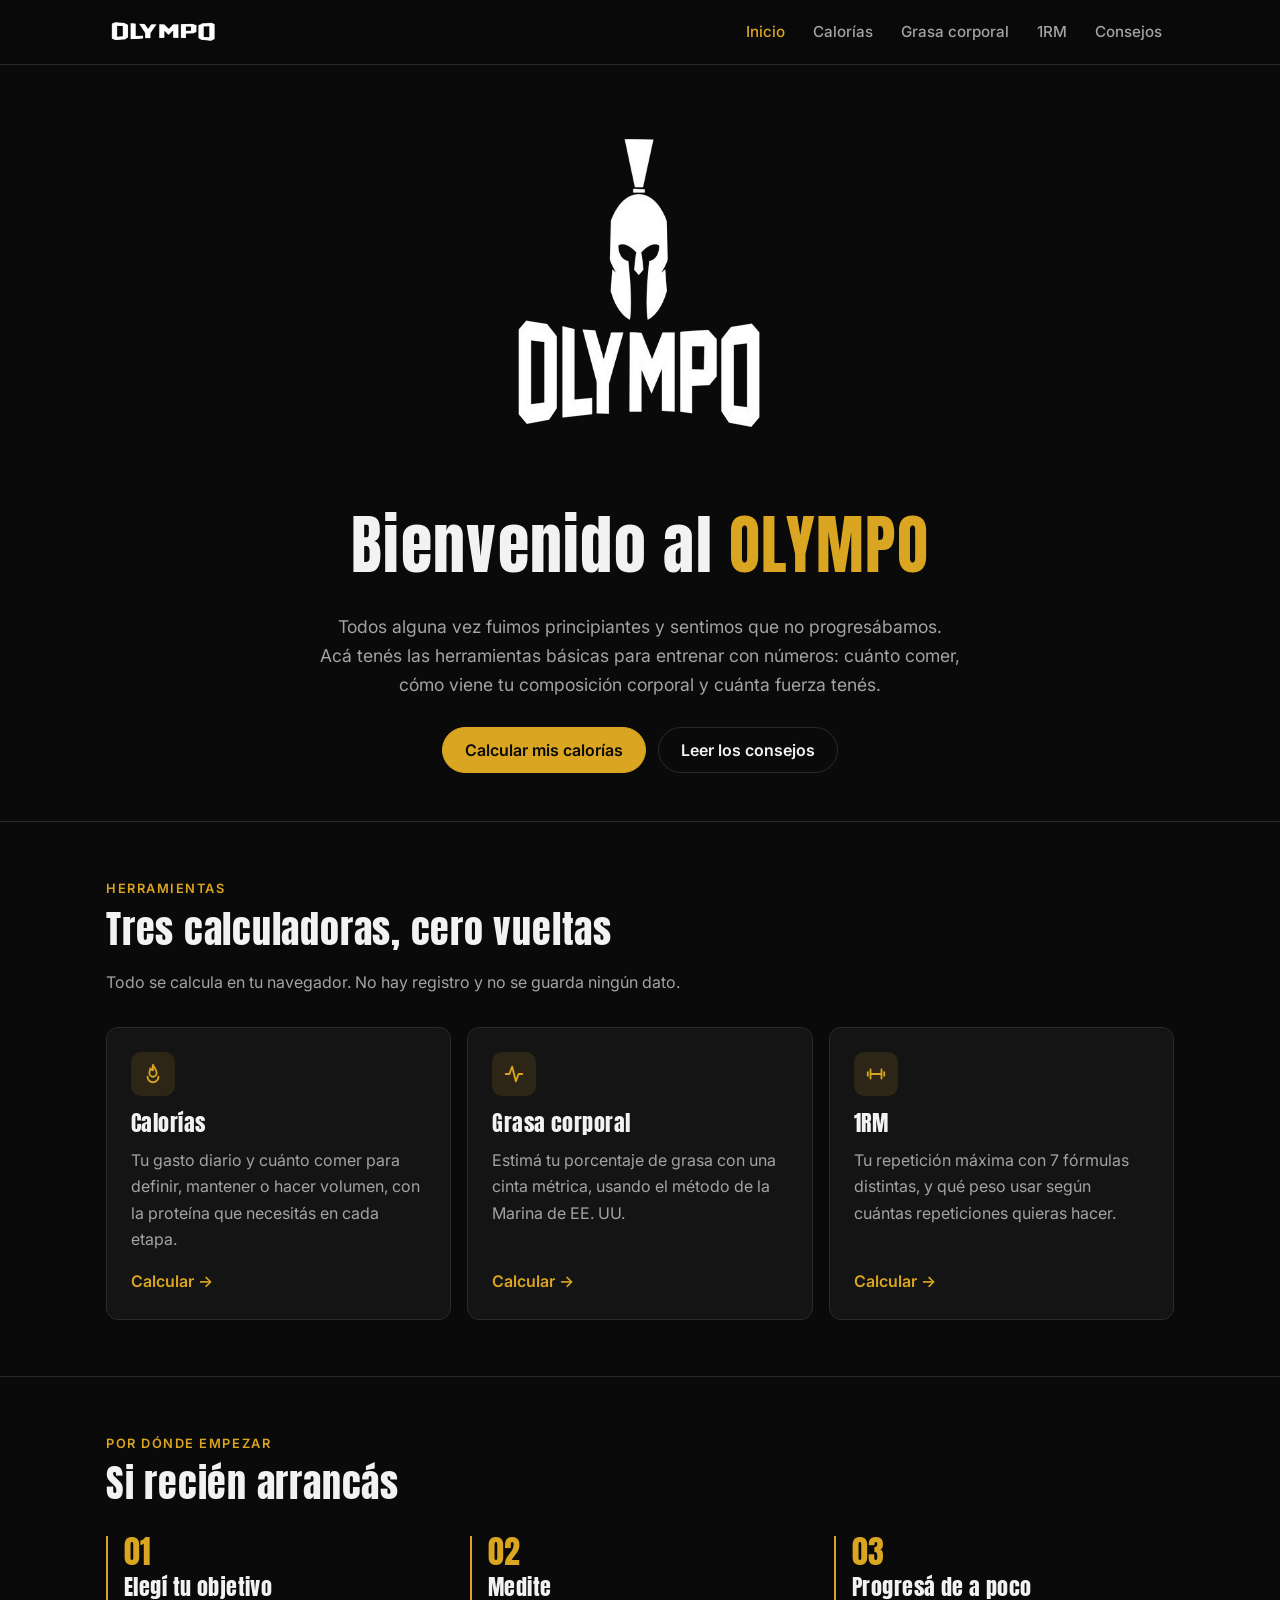
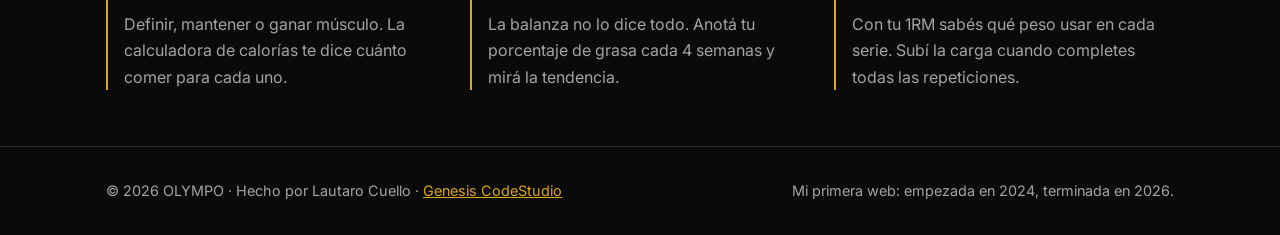
<file: index.html>
<!DOCTYPE html>
<html lang="es">
<head>
  <meta charset="UTF-8">
  <meta name="viewport" content="width=device-width, initial-scale=1.0">
  <title>OLYMPO · Calculadoras para progresar en el gym</title>
  <meta name="description" content="Calculá tus calorías, tu porcentaje de grasa corporal y tu 1RM. Herramientas gratis para progresar en el gimnasio.">
  <meta name="theme-color" content="#0a0a0a">
  <link rel="icon" href="assets/img/favicon.png" type="image/png">
  <link rel="apple-touch-icon" href="assets/img/apple-touch-icon.png">
  <link rel="preconnect" href="https://fonts.googleapis.com">
  <link rel="preconnect" href="https://fonts.gstatic.com" crossorigin>
  <link href="https://fonts.googleapis.com/css2?family=Anton&family=Inter:wght@400;500;600;700&display=swap" rel="stylesheet">
  <link rel="stylesheet" href="assets/css/styles.css">
</head>
<body>
  <a class="skip-link" href="#contenido">Saltar al contenido</a>

  <header class="site-header">
    <div class="container">
      <a class="brand" href="index.html" aria-label="OLYMPO, inicio">
        <img src="assets/img/wordmark.jpg" alt="OLYMPO" width="721" height="165">
      </a>
      <button class="nav-toggle" type="button" aria-expanded="false" aria-controls="site-nav">Menú</button>
      <nav id="site-nav" class="site-nav" aria-label="Principal">
        <ul>
          <li><a href="index.html" aria-current="page">Inicio</a></li>
          <li><a href="calorias.html">Calorías</a></li>
          <li><a href="grasa-corporal.html">Grasa corporal</a></li>
          <li><a href="1rm.html">1RM</a></li>
          <li><a href="consejos.html">Consejos</a></li>
        </ul>
      </nav>
    </div>
  </header>

  <main id="contenido">
    <section class="hero">
      <div class="container">
        <img class="hero-logo" src="assets/img/logo.jpg" alt="" width="388" height="349">
        <h1>Bienvenido al <span class="accent">OLYMPO</span></h1>
        <p class="lead">
          Todos alguna vez fuimos principiantes y sentimos que no progresábamos.
          Acá tenés las herramientas básicas para entrenar con números: cuánto comer,
          cómo viene tu composición corporal y cuánta fuerza tenés.
        </p>
        <div class="hero-actions">
          <a class="btn" href="calorias.html">Calcular mis calorías</a>
          <a class="btn btn-ghost" href="consejos.html">Leer los consejos</a>
        </div>
      </div>
    </section>

    <section class="section" aria-labelledby="titulo-herramientas">
      <div class="container">
        <div class="section-head">
          <span class="eyebrow">Herramientas</span>
          <h2 id="titulo-herramientas">Tres calculadoras, cero vueltas</h2>
          <p class="muted">Todo se calcula en tu navegador. No hay registro y no se guarda ningún dato.</p>
        </div>

        <div class="cards">
          <a class="card" href="calorias.html">
            <span class="card-icon" aria-hidden="true">
              <svg width="22" height="22" viewBox="0 0 24 24" fill="none" stroke="currentColor" stroke-width="2" stroke-linecap="round" stroke-linejoin="round"><path d="M12 2c1 3 4 5 4 9a4 4 0 0 1-8 0c0-2 1-3 1-5 1 1 2 2 3 2 0-2-1-4 0-6z"/><path d="M6 15a6 6 0 0 0 12 0"/></svg>
            </span>
            <h3>Calorías</h3>
            <p>Tu gasto diario y cuánto comer para definir, mantener o hacer volumen, con la proteína que necesitás en cada etapa.</p>
            <span class="card-link">Calcular →</span>
          </a>

          <a class="card" href="grasa-corporal.html">
            <span class="card-icon" aria-hidden="true">
              <svg width="22" height="22" viewBox="0 0 24 24" fill="none" stroke="currentColor" stroke-width="2" stroke-linecap="round" stroke-linejoin="round"><path d="M3 12h4l3-8 4 16 3-8h4"/></svg>
            </span>
            <h3>Grasa corporal</h3>
            <p>Estimá tu porcentaje de grasa con una cinta métrica, usando el método de la Marina de EE. UU.</p>
            <span class="card-link">Calcular →</span>
          </a>

          <a class="card" href="1rm.html">
            <span class="card-icon" aria-hidden="true">
              <svg width="22" height="22" viewBox="0 0 24 24" fill="none" stroke="currentColor" stroke-width="2" stroke-linecap="round" stroke-linejoin="round"><path d="M6 7v10M18 7v10M3 10v4M21 10v4M6 12h12"/></svg>
            </span>
            <h3>1RM</h3>
            <p>Tu repetición máxima con 7 fórmulas distintas, y qué peso usar según cuántas repeticiones quieras hacer.</p>
            <span class="card-link">Calcular →</span>
          </a>
        </div>
      </div>
    </section>

    <section class="section" aria-labelledby="titulo-empezar">
      <div class="container">
        <div class="section-head">
          <span class="eyebrow">Por dónde empezar</span>
          <h2 id="titulo-empezar">Si recién arrancás</h2>
        </div>
        <ol class="steps">
          <li>
            <h3>Elegí tu objetivo</h3>
            <p>Definir, mantener o ganar músculo. La calculadora de calorías te dice cuánto comer para cada uno.</p>
          </li>
          <li>
            <h3>Medite</h3>
            <p>La balanza no lo dice todo. Anotá tu porcentaje de grasa cada 4 semanas y mirá la tendencia.</p>
          </li>
          <li>
            <h3>Progresá de a poco</h3>
            <p>Con tu 1RM sabés qué peso usar en cada serie. Subí la carga cuando completes todas las repeticiones.</p>
          </li>
        </ol>
      </div>
    </section>
  </main>

  <footer class="site-footer">
    <div class="container">
      <p>© <span id="anio">2026</span> OLYMPO · Hecho por Lautaro Cuello · <a href="https://genesiscodestudio.com" target="_blank" rel="noopener">Genesis CodeStudio</a></p>
      <p>Mi primera web: empezada en 2024, terminada en 2026.</p>
    </div>
  </footer>

  <script src="assets/js/nav.js"></script>
</body>
</html>
</file>
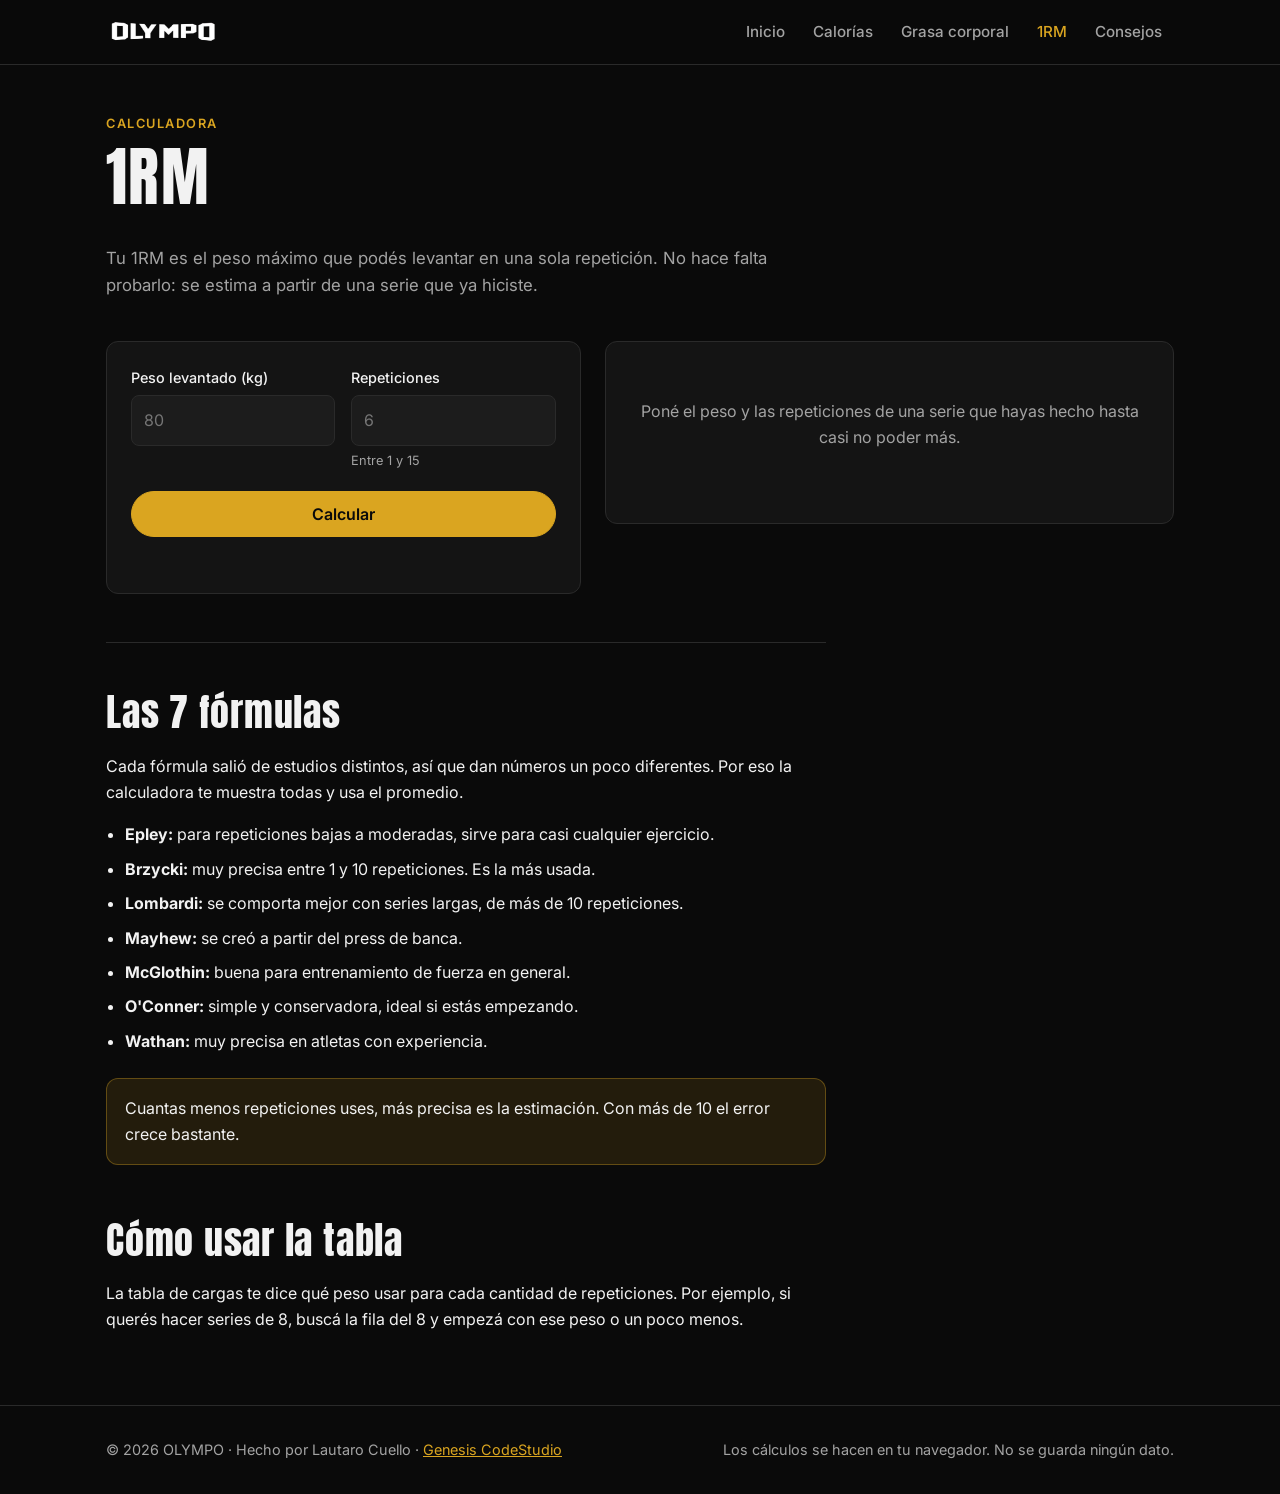
<file: 1rm.html>
<!DOCTYPE html>
<html lang="es">
<head>
  <meta charset="UTF-8">
  <meta name="viewport" content="width=device-width, initial-scale=1.0">
  <title>Calculadora de 1RM · OLYMPO</title>
  <meta name="description" content="Estimá tu repetición máxima (1RM) con 7 fórmulas y mirá qué peso usar según las repeticiones.">
  <meta name="theme-color" content="#0a0a0a">
  <link rel="icon" href="assets/img/favicon.png" type="image/png">
  <link rel="apple-touch-icon" href="assets/img/apple-touch-icon.png">
  <link rel="preconnect" href="https://fonts.googleapis.com">
  <link rel="preconnect" href="https://fonts.gstatic.com" crossorigin>
  <link href="https://fonts.googleapis.com/css2?family=Anton&family=Inter:wght@400;500;600;700&display=swap" rel="stylesheet">
  <link rel="stylesheet" href="assets/css/styles.css">
</head>
<body>
  <a class="skip-link" href="#contenido">Saltar al contenido</a>

  <header class="site-header">
    <div class="container">
      <a class="brand" href="index.html" aria-label="OLYMPO, inicio">
        <img src="assets/img/wordmark.jpg" alt="OLYMPO" width="721" height="165">
      </a>
      <button class="nav-toggle" type="button" aria-expanded="false" aria-controls="site-nav">Menú</button>
      <nav id="site-nav" class="site-nav" aria-label="Principal">
        <ul>
          <li><a href="index.html">Inicio</a></li>
          <li><a href="calorias.html">Calorías</a></li>
          <li><a href="grasa-corporal.html">Grasa corporal</a></li>
          <li><a href="1rm.html" aria-current="page">1RM</a></li>
          <li><a href="consejos.html">Consejos</a></li>
        </ul>
      </nav>
    </div>
  </header>

  <main id="contenido" class="container">
    <div class="page-head">
      <span class="eyebrow">Calculadora</span>
      <h1>1RM</h1>
      <p>Tu 1RM es el peso máximo que podés levantar en una sola repetición. No hace falta probarlo: se estima a partir de una serie que ya hiciste.</p>
    </div>

    <div class="calc">
      <form id="form-1rm" class="card" novalidate>
        <div class="form-grid">
          <div class="field">
            <label for="peso">Peso levantado (kg)</label>
            <input type="number" id="peso" inputmode="decimal" min="1" max="500" step="0.5" placeholder="80" required>
          </div>
          <div class="field">
            <label for="reps">Repeticiones</label>
            <input type="number" id="reps" inputmode="numeric" min="1" max="15" placeholder="6" required>
            <span class="hint">Entre 1 y 15</span>
          </div>
        </div>

        <div class="form-actions">
          <button class="btn" type="submit">Calcular</button>
        </div>
        <p class="form-error" id="error" role="alert"></p>
      </form>

      <section class="card" id="resultado" aria-live="polite" aria-label="Resultado">
        <p class="result-empty">Poné el peso y las repeticiones de una serie que hayas hecho hasta casi no poder más.</p>
      </section>
    </div>

    <article class="prose">
      <h2>Las 7 fórmulas</h2>
      <p>Cada fórmula salió de estudios distintos, así que dan números un poco diferentes. Por eso la calculadora te muestra todas y usa el promedio.</p>
      <ul>
        <li><strong>Epley:</strong> para repeticiones bajas a moderadas, sirve para casi cualquier ejercicio.</li>
        <li><strong>Brzycki:</strong> muy precisa entre 1 y 10 repeticiones. Es la más usada.</li>
        <li><strong>Lombardi:</strong> se comporta mejor con series largas, de más de 10 repeticiones.</li>
        <li><strong>Mayhew:</strong> se creó a partir del press de banca.</li>
        <li><strong>McGlothin:</strong> buena para entrenamiento de fuerza en general.</li>
        <li><strong>O'Conner:</strong> simple y conservadora, ideal si estás empezando.</li>
        <li><strong>Wathan:</strong> muy precisa en atletas con experiencia.</li>
      </ul>
      <div class="callout">
        <p>Cuantas menos repeticiones uses, más precisa es la estimación. Con más de 10 el error crece bastante.</p>
      </div>

      <h2>Cómo usar la tabla</h2>
      <p>La tabla de cargas te dice qué peso usar para cada cantidad de repeticiones. Por ejemplo, si querés hacer series de 8, buscá la fila del 8 y empezá con ese peso o un poco menos.</p>
    </article>
  </main>

  <footer class="site-footer">
    <div class="container">
      <p>© <span id="anio">2026</span> OLYMPO · Hecho por Lautaro Cuello · <a href="https://genesiscodestudio.com" target="_blank" rel="noopener">Genesis CodeStudio</a></p>
      <p>Los cálculos se hacen en tu navegador. No se guarda ningún dato.</p>
    </div>
  </footer>

  <script src="assets/js/nav.js"></script>
  <script src="assets/js/calc.js"></script>
  <script src="assets/js/1rm.js"></script>
</body>
</html>
</file>
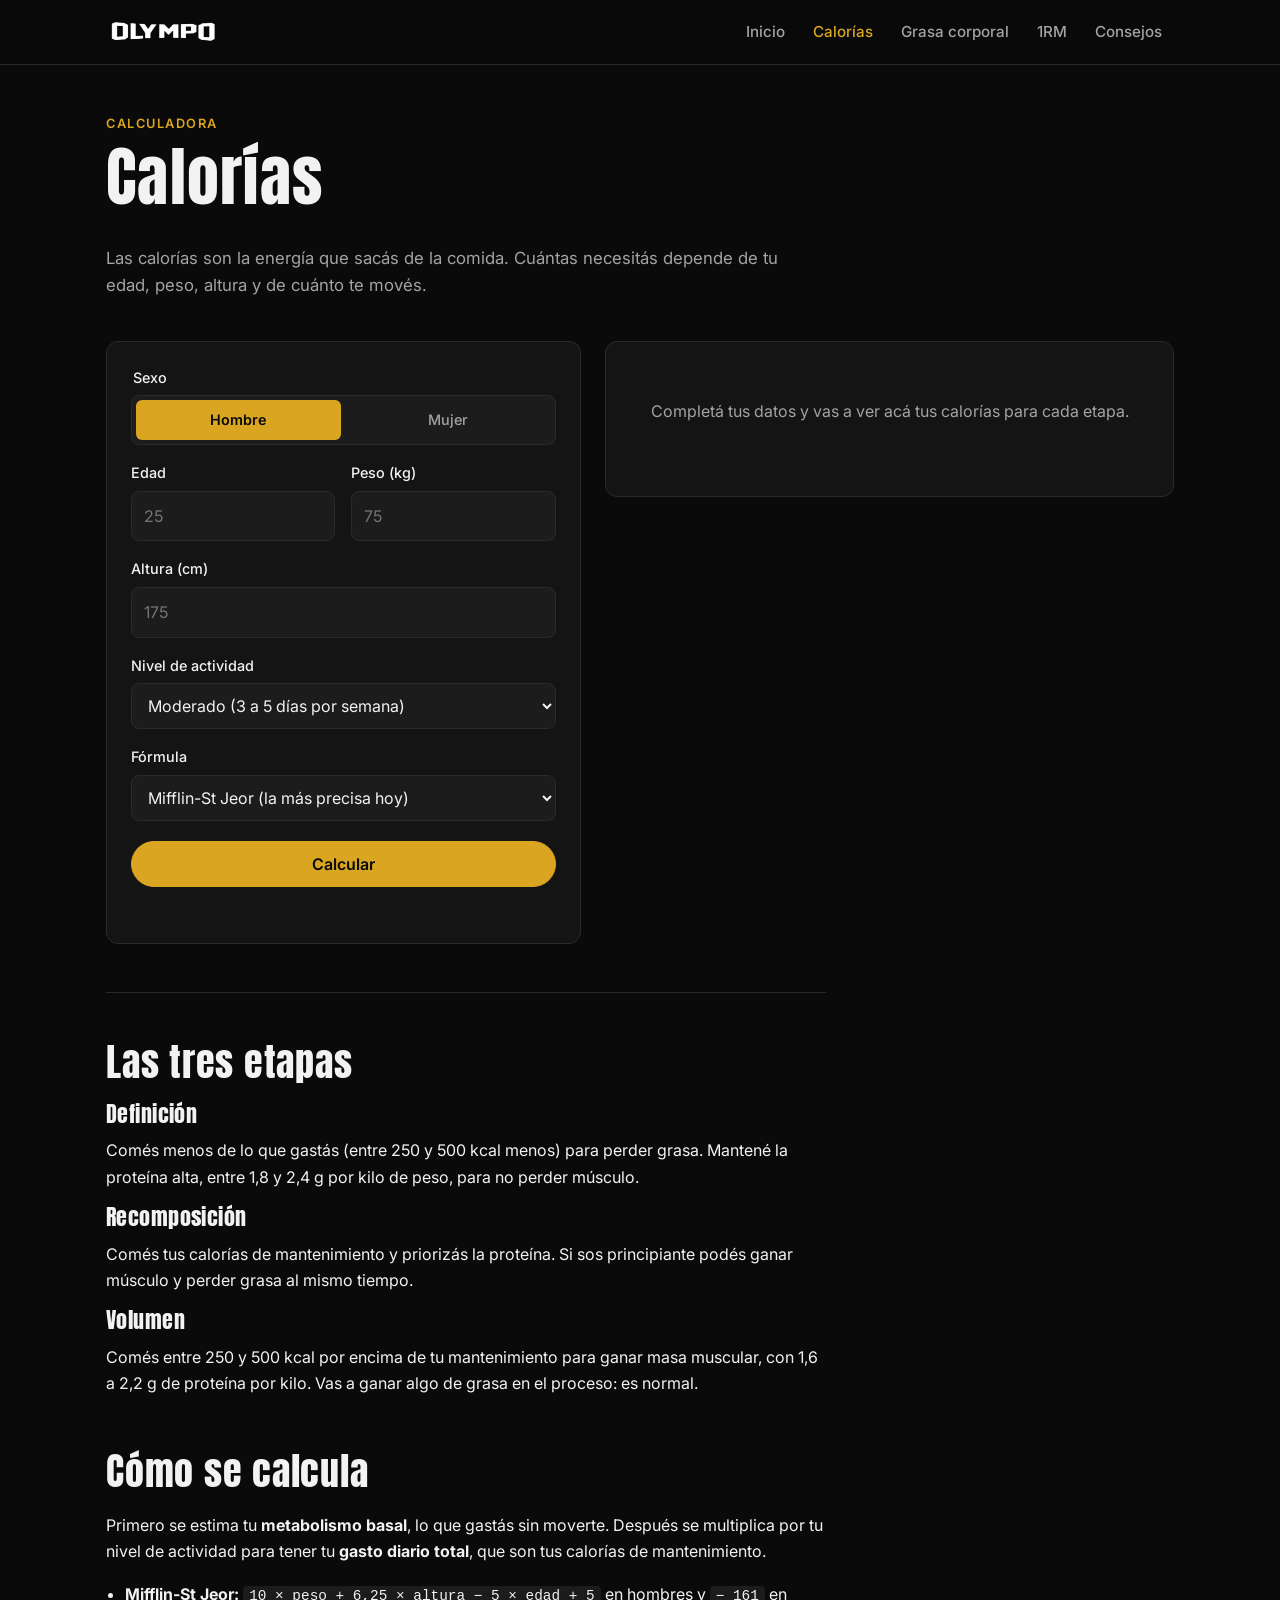
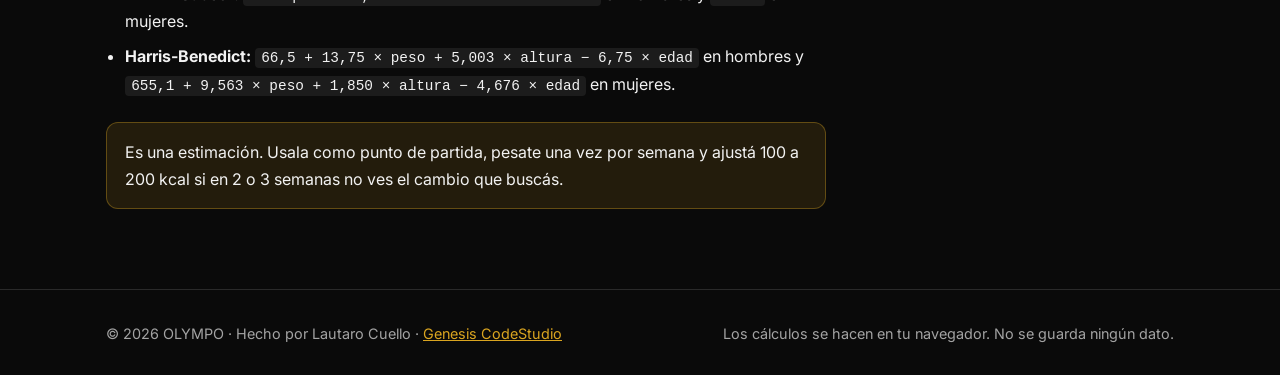
<file: calorias.html>
<!DOCTYPE html>
<html lang="es">
<head>
  <meta charset="UTF-8">
  <meta name="viewport" content="width=device-width, initial-scale=1.0">
  <title>Calculadora de calorías · OLYMPO</title>
  <meta name="description" content="Calculá tus calorías de mantenimiento y cuánto comer para definir o hacer volumen, con la proteína diaria recomendada.">
  <meta name="theme-color" content="#0a0a0a">
  <link rel="icon" href="assets/img/favicon.png" type="image/png">
  <link rel="apple-touch-icon" href="assets/img/apple-touch-icon.png">
  <link rel="preconnect" href="https://fonts.googleapis.com">
  <link rel="preconnect" href="https://fonts.gstatic.com" crossorigin>
  <link href="https://fonts.googleapis.com/css2?family=Anton&family=Inter:wght@400;500;600;700&display=swap" rel="stylesheet">
  <link rel="stylesheet" href="assets/css/styles.css">
</head>
<body>
  <a class="skip-link" href="#contenido">Saltar al contenido</a>

  <header class="site-header">
    <div class="container">
      <a class="brand" href="index.html" aria-label="OLYMPO, inicio">
        <img src="assets/img/wordmark.jpg" alt="OLYMPO" width="721" height="165">
      </a>
      <button class="nav-toggle" type="button" aria-expanded="false" aria-controls="site-nav">Menú</button>
      <nav id="site-nav" class="site-nav" aria-label="Principal">
        <ul>
          <li><a href="index.html">Inicio</a></li>
          <li><a href="calorias.html" aria-current="page">Calorías</a></li>
          <li><a href="grasa-corporal.html">Grasa corporal</a></li>
          <li><a href="1rm.html">1RM</a></li>
          <li><a href="consejos.html">Consejos</a></li>
        </ul>
      </nav>
    </div>
  </header>

  <main id="contenido" class="container">
    <div class="page-head">
      <span class="eyebrow">Calculadora</span>
      <h1>Calorías</h1>
      <p>Las calorías son la energía que sacás de la comida. Cuántas necesitás depende de tu edad, peso, altura y de cuánto te movés.</p>
    </div>

    <div class="calc">
      <form id="form-calorias" class="card" novalidate>
        <div class="form-grid">
          <fieldset class="field full">
            <legend>Sexo</legend>
            <div class="segmented">
              <input type="radio" id="sexo-h" name="sexo" value="hombre" checked>
              <label for="sexo-h">Hombre</label>
              <input type="radio" id="sexo-m" name="sexo" value="mujer">
              <label for="sexo-m">Mujer</label>
            </div>
          </fieldset>

          <div class="field">
            <label for="edad">Edad</label>
            <input type="number" id="edad" inputmode="numeric" min="15" max="90" placeholder="25" required>
          </div>
          <div class="field">
            <label for="peso">Peso (kg)</label>
            <input type="number" id="peso" inputmode="decimal" min="30" max="300" step="0.1" placeholder="75" required>
          </div>
          <div class="field full">
            <label for="altura">Altura (cm)</label>
            <input type="number" id="altura" inputmode="numeric" min="120" max="230" placeholder="175" required>
          </div>

          <div class="field full">
            <label for="actividad">Nivel de actividad</label>
            <select id="actividad">
              <option value="1.2">Sedentario (poco o nada de ejercicio)</option>
              <option value="1.375">Liviano (1 a 3 días por semana)</option>
              <option value="1.55" selected>Moderado (3 a 5 días por semana)</option>
              <option value="1.725">Alto (6 a 7 días por semana)</option>
              <option value="1.9">Muy alto (trabajo físico + entrenamiento)</option>
            </select>
          </div>

          <div class="field full">
            <label for="formula">Fórmula</label>
            <select id="formula">
              <option value="mifflin" selected>Mifflin-St Jeor (la más precisa hoy)</option>
              <option value="harris">Harris-Benedict (la clásica)</option>
            </select>
          </div>
        </div>

        <div class="form-actions">
          <button class="btn" type="submit">Calcular</button>
        </div>
        <p class="form-error" id="error" role="alert"></p>
      </form>

      <section class="card" id="resultado" aria-live="polite" aria-label="Resultado">
        <p class="result-empty">Completá tus datos y vas a ver acá tus calorías para cada etapa.</p>
      </section>
    </div>

    <article class="prose">
      <h2>Las tres etapas</h2>
      <h3>Definición</h3>
      <p>Comés menos de lo que gastás (entre 250 y 500 kcal menos) para perder grasa. Mantené la proteína alta, entre 1,8 y 2,4 g por kilo de peso, para no perder músculo.</p>
      <h3>Recomposición</h3>
      <p>Comés tus calorías de mantenimiento y priorizás la proteína. Si sos principiante podés ganar músculo y perder grasa al mismo tiempo.</p>
      <h3>Volumen</h3>
      <p>Comés entre 250 y 500 kcal por encima de tu mantenimiento para ganar masa muscular, con 1,6 a 2,2 g de proteína por kilo. Vas a ganar algo de grasa en el proceso: es normal.</p>

      <h2>Cómo se calcula</h2>
      <p>Primero se estima tu <strong>metabolismo basal</strong>, lo que gastás sin moverte. Después se multiplica por tu nivel de actividad para tener tu <strong>gasto diario total</strong>, que son tus calorías de mantenimiento.</p>
      <ul>
        <li><strong>Mifflin-St Jeor:</strong> <code>10 × peso + 6,25 × altura − 5 × edad + 5</code> en hombres y <code>− 161</code> en mujeres.</li>
        <li><strong>Harris-Benedict:</strong> <code>66,5 + 13,75 × peso + 5,003 × altura − 6,75 × edad</code> en hombres y <code>655,1 + 9,563 × peso + 1,850 × altura − 4,676 × edad</code> en mujeres.</li>
      </ul>
      <div class="callout">
        <p>Es una estimación. Usala como punto de partida, pesate una vez por semana y ajustá 100 a 200 kcal si en 2 o 3 semanas no ves el cambio que buscás.</p>
      </div>
    </article>
  </main>

  <footer class="site-footer">
    <div class="container">
      <p>© <span id="anio">2026</span> OLYMPO · Hecho por Lautaro Cuello · <a href="https://genesiscodestudio.com" target="_blank" rel="noopener">Genesis CodeStudio</a></p>
      <p>Los cálculos se hacen en tu navegador. No se guarda ningún dato.</p>
    </div>
  </footer>

  <script src="assets/js/nav.js"></script>
  <script src="assets/js/calc.js"></script>
  <script src="assets/js/calorias.js"></script>
</body>
</html>
</file>
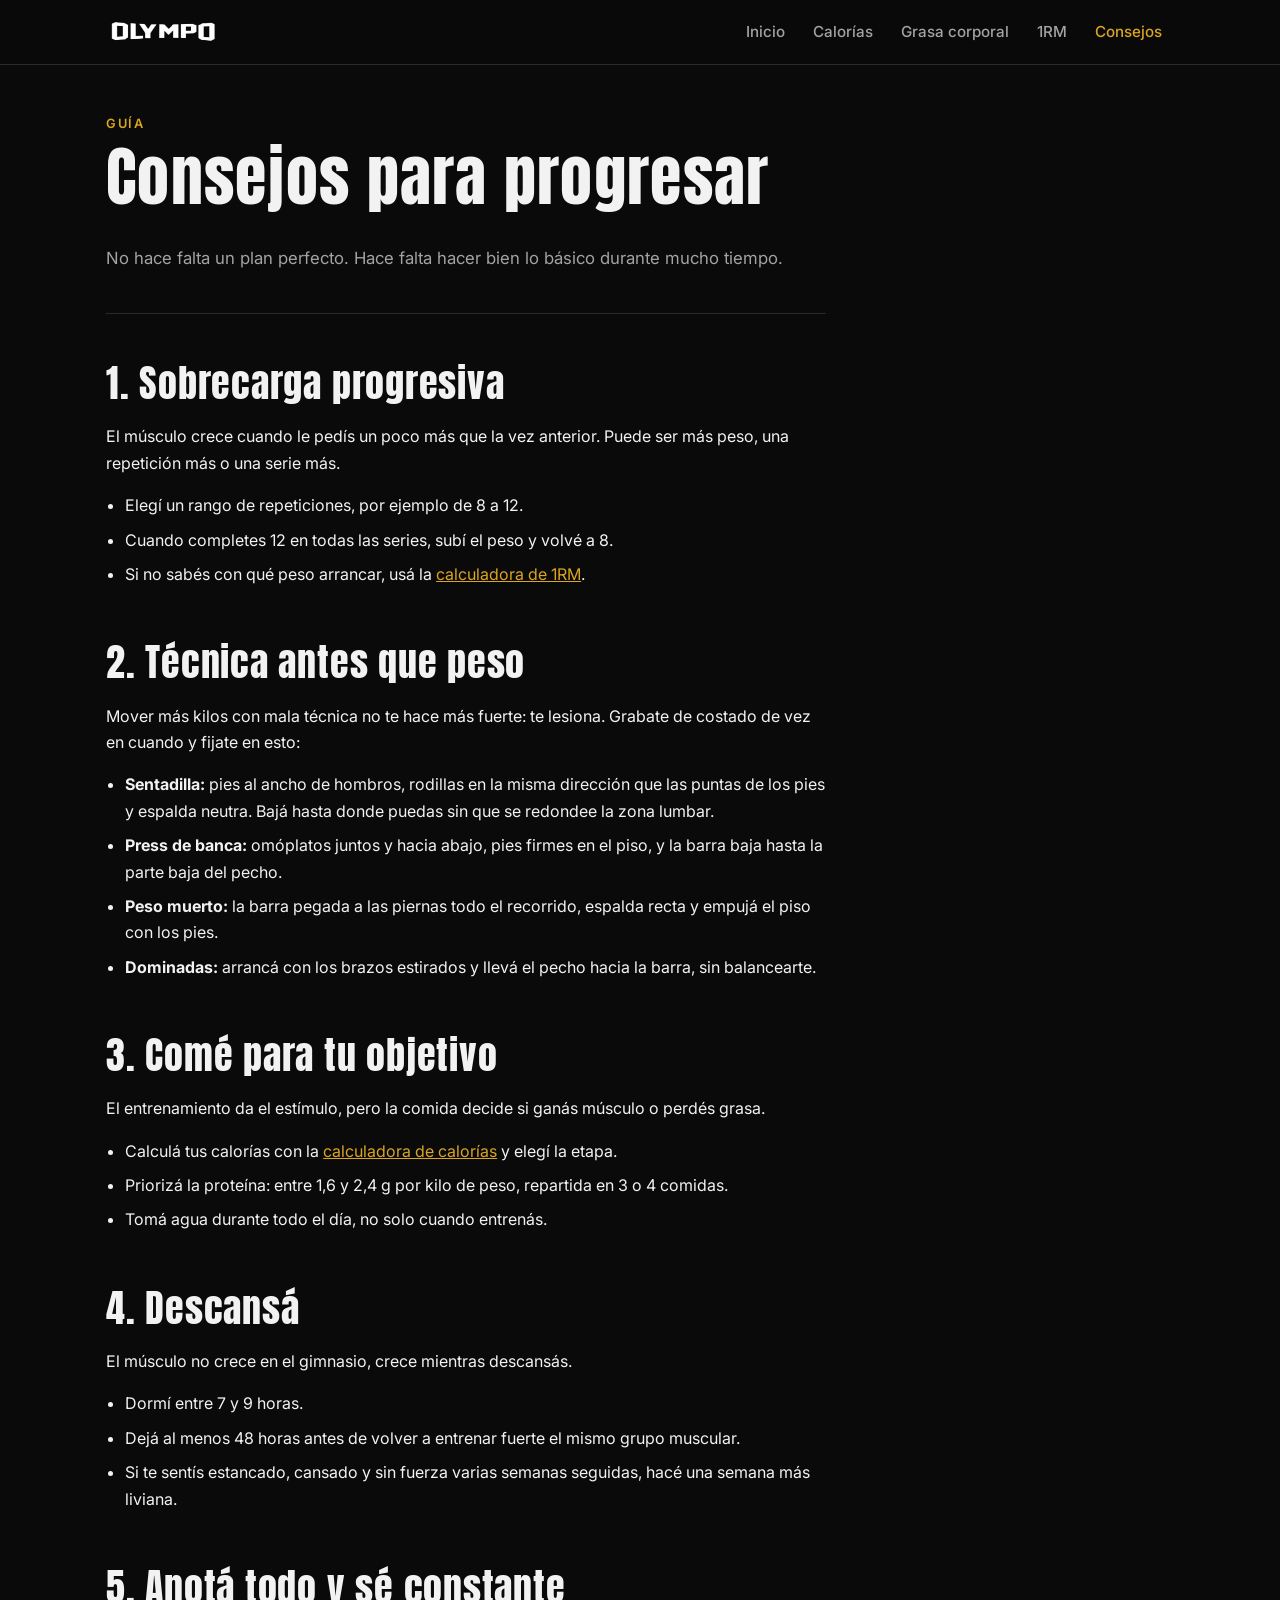
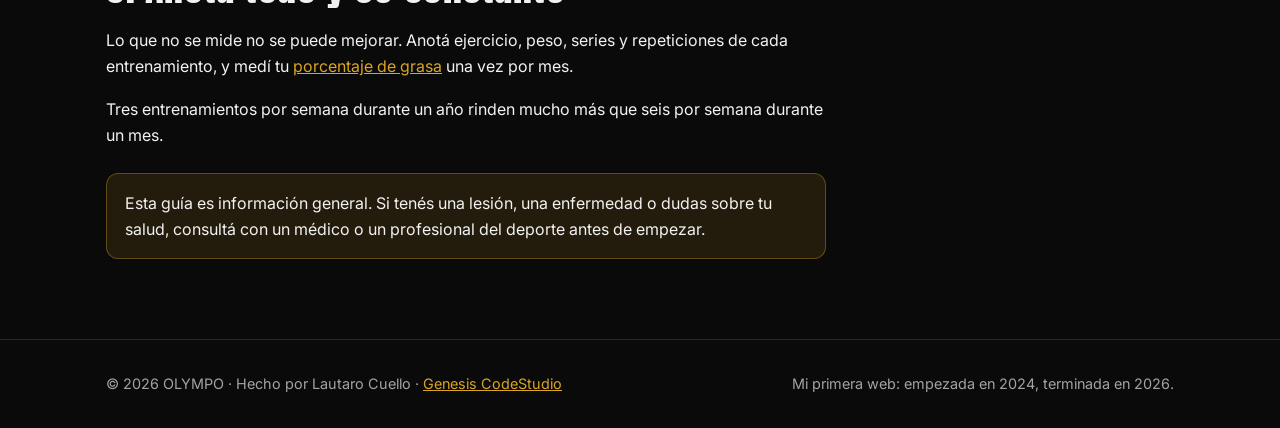
<file: consejos.html>
<!DOCTYPE html>
<html lang="es">
<head>
  <meta charset="UTF-8">
  <meta name="viewport" content="width=device-width, initial-scale=1.0">
  <title>Consejos para progresar en el gym · OLYMPO</title>
  <meta name="description" content="Lo básico para progresar en el gimnasio: sobrecarga progresiva, técnica, comida, descanso y constancia.">
  <meta name="theme-color" content="#0a0a0a">
  <link rel="icon" href="assets/img/favicon.png" type="image/png">
  <link rel="apple-touch-icon" href="assets/img/apple-touch-icon.png">
  <link rel="preconnect" href="https://fonts.googleapis.com">
  <link rel="preconnect" href="https://fonts.gstatic.com" crossorigin>
  <link href="https://fonts.googleapis.com/css2?family=Anton&family=Inter:wght@400;500;600;700&display=swap" rel="stylesheet">
  <link rel="stylesheet" href="assets/css/styles.css">
</head>
<body>
  <a class="skip-link" href="#contenido">Saltar al contenido</a>

  <header class="site-header">
    <div class="container">
      <a class="brand" href="index.html" aria-label="OLYMPO, inicio">
        <img src="assets/img/wordmark.jpg" alt="OLYMPO" width="721" height="165">
      </a>
      <button class="nav-toggle" type="button" aria-expanded="false" aria-controls="site-nav">Menú</button>
      <nav id="site-nav" class="site-nav" aria-label="Principal">
        <ul>
          <li><a href="index.html">Inicio</a></li>
          <li><a href="calorias.html">Calorías</a></li>
          <li><a href="grasa-corporal.html">Grasa corporal</a></li>
          <li><a href="1rm.html">1RM</a></li>
          <li><a href="consejos.html" aria-current="page">Consejos</a></li>
        </ul>
      </nav>
    </div>
  </header>

  <main id="contenido" class="container">
    <div class="page-head">
      <span class="eyebrow">Guía</span>
      <h1>Consejos para progresar</h1>
      <p>No hace falta un plan perfecto. Hace falta hacer bien lo básico durante mucho tiempo.</p>
    </div>

    <article class="prose">
      <h2>1. Sobrecarga progresiva</h2>
      <p>El músculo crece cuando le pedís un poco más que la vez anterior. Puede ser más peso, una repetición más o una serie más.</p>
      <ul>
        <li>Elegí un rango de repeticiones, por ejemplo de 8 a 12.</li>
        <li>Cuando completes 12 en todas las series, subí el peso y volvé a 8.</li>
        <li>Si no sabés con qué peso arrancar, usá la <a href="1rm.html">calculadora de 1RM</a>.</li>
      </ul>

      <h2>2. Técnica antes que peso</h2>
      <p>Mover más kilos con mala técnica no te hace más fuerte: te lesiona. Grabate de costado de vez en cuando y fijate en esto:</p>
      <ul>
        <li><strong>Sentadilla:</strong> pies al ancho de hombros, rodillas en la misma dirección que las puntas de los pies y espalda neutra. Bajá hasta donde puedas sin que se redondee la zona lumbar.</li>
        <li><strong>Press de banca:</strong> omóplatos juntos y hacia abajo, pies firmes en el piso, y la barra baja hasta la parte baja del pecho.</li>
        <li><strong>Peso muerto:</strong> la barra pegada a las piernas todo el recorrido, espalda recta y empujá el piso con los pies.</li>
        <li><strong>Dominadas:</strong> arrancá con los brazos estirados y llevá el pecho hacia la barra, sin balancearte.</li>
      </ul>

      <h2>3. Comé para tu objetivo</h2>
      <p>El entrenamiento da el estímulo, pero la comida decide si ganás músculo o perdés grasa.</p>
      <ul>
        <li>Calculá tus calorías con la <a href="calorias.html">calculadora de calorías</a> y elegí la etapa.</li>
        <li>Priorizá la proteína: entre 1,6 y 2,4 g por kilo de peso, repartida en 3 o 4 comidas.</li>
        <li>Tomá agua durante todo el día, no solo cuando entrenás.</li>
      </ul>

      <h2>4. Descansá</h2>
      <p>El músculo no crece en el gimnasio, crece mientras descansás.</p>
      <ul>
        <li>Dormí entre 7 y 9 horas.</li>
        <li>Dejá al menos 48 horas antes de volver a entrenar fuerte el mismo grupo muscular.</li>
        <li>Si te sentís estancado, cansado y sin fuerza varias semanas seguidas, hacé una semana más liviana.</li>
      </ul>

      <h2>5. Anotá todo y sé constante</h2>
      <p>Lo que no se mide no se puede mejorar. Anotá ejercicio, peso, series y repeticiones de cada entrenamiento, y medí tu <a href="grasa-corporal.html">porcentaje de grasa</a> una vez por mes.</p>
      <p>Tres entrenamientos por semana durante un año rinden mucho más que seis por semana durante un mes.</p>

      <div class="callout">
        <p>Esta guía es información general. Si tenés una lesión, una enfermedad o dudas sobre tu salud, consultá con un médico o un profesional del deporte antes de empezar.</p>
      </div>
    </article>
  </main>

  <footer class="site-footer">
    <div class="container">
      <p>© <span id="anio">2026</span> OLYMPO · Hecho por Lautaro Cuello · <a href="https://genesiscodestudio.com" target="_blank" rel="noopener">Genesis CodeStudio</a></p>
      <p>Mi primera web: empezada en 2024, terminada en 2026.</p>
    </div>
  </footer>

  <script src="assets/js/nav.js"></script>
</body>
</html>
</file>
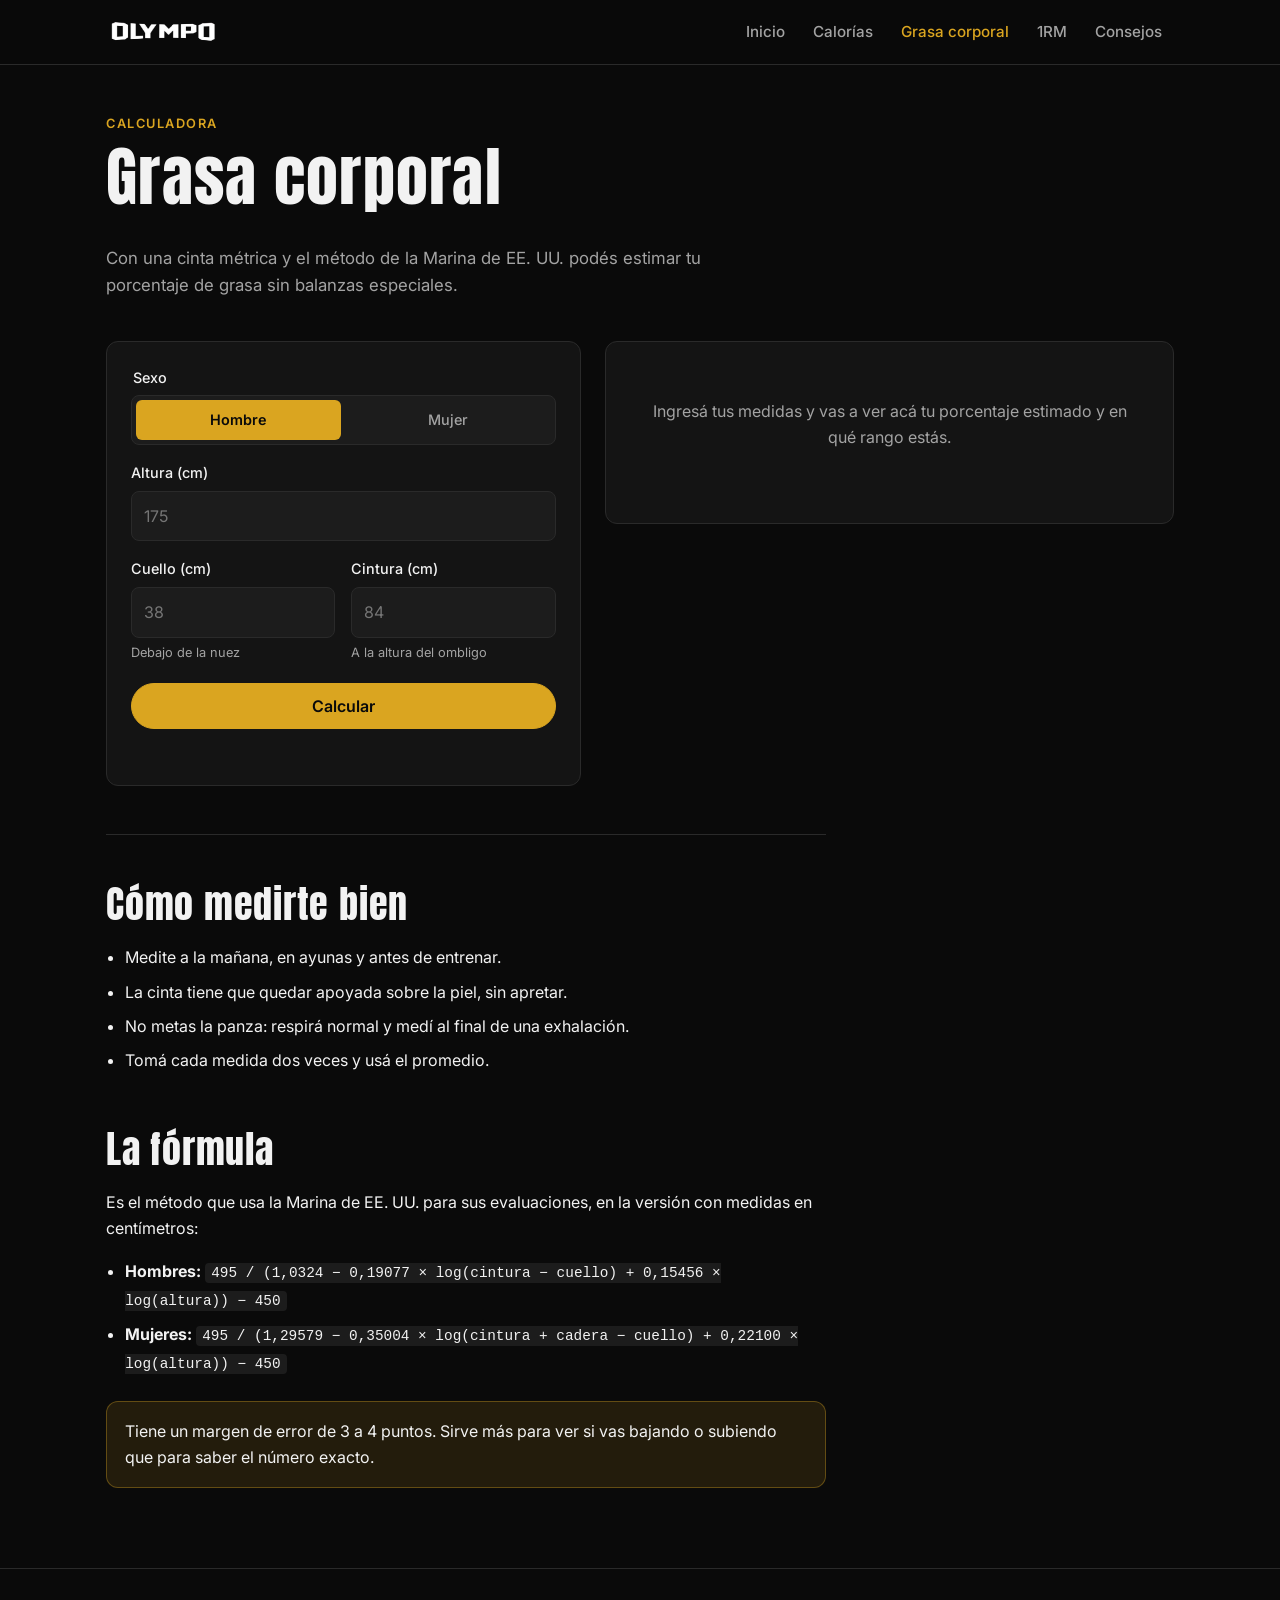
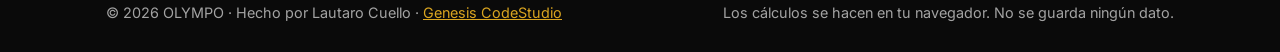
<file: grasa-corporal.html>
<!DOCTYPE html>
<html lang="es">
<head>
  <meta charset="UTF-8">
  <meta name="viewport" content="width=device-width, initial-scale=1.0">
  <title>Calculadora de grasa corporal · OLYMPO</title>
  <meta name="description" content="Estimá tu porcentaje de grasa corporal con una cinta métrica, con el método de la Marina de EE. UU.">
  <meta name="theme-color" content="#0a0a0a">
  <link rel="icon" href="assets/img/favicon.png" type="image/png">
  <link rel="apple-touch-icon" href="assets/img/apple-touch-icon.png">
  <link rel="preconnect" href="https://fonts.googleapis.com">
  <link rel="preconnect" href="https://fonts.gstatic.com" crossorigin>
  <link href="https://fonts.googleapis.com/css2?family=Anton&family=Inter:wght@400;500;600;700&display=swap" rel="stylesheet">
  <link rel="stylesheet" href="assets/css/styles.css">
</head>
<body>
  <a class="skip-link" href="#contenido">Saltar al contenido</a>

  <header class="site-header">
    <div class="container">
      <a class="brand" href="index.html" aria-label="OLYMPO, inicio">
        <img src="assets/img/wordmark.jpg" alt="OLYMPO" width="721" height="165">
      </a>
      <button class="nav-toggle" type="button" aria-expanded="false" aria-controls="site-nav">Menú</button>
      <nav id="site-nav" class="site-nav" aria-label="Principal">
        <ul>
          <li><a href="index.html">Inicio</a></li>
          <li><a href="calorias.html">Calorías</a></li>
          <li><a href="grasa-corporal.html" aria-current="page">Grasa corporal</a></li>
          <li><a href="1rm.html">1RM</a></li>
          <li><a href="consejos.html">Consejos</a></li>
        </ul>
      </nav>
    </div>
  </header>

  <main id="contenido" class="container">
    <div class="page-head">
      <span class="eyebrow">Calculadora</span>
      <h1>Grasa corporal</h1>
      <p>Con una cinta métrica y el método de la Marina de EE. UU. podés estimar tu porcentaje de grasa sin balanzas especiales.</p>
    </div>

    <div class="calc">
      <form id="form-grasa" class="card" novalidate>
        <div class="form-grid">
          <fieldset class="field full">
            <legend>Sexo</legend>
            <div class="segmented">
              <input type="radio" id="sexo-h" name="sexo" value="hombre" checked>
              <label for="sexo-h">Hombre</label>
              <input type="radio" id="sexo-m" name="sexo" value="mujer">
              <label for="sexo-m">Mujer</label>
            </div>
          </fieldset>

          <div class="field full">
            <label for="altura">Altura (cm)</label>
            <input type="number" id="altura" inputmode="numeric" min="120" max="230" placeholder="175" required>
          </div>
          <div class="field">
            <label for="cuello">Cuello (cm)</label>
            <input type="number" id="cuello" inputmode="decimal" min="20" max="70" step="0.1" placeholder="38" required>
            <span class="hint">Debajo de la nuez</span>
          </div>
          <div class="field">
            <label for="cintura">Cintura (cm)</label>
            <input type="number" id="cintura" inputmode="decimal" min="40" max="200" step="0.1" placeholder="84" required>
            <span class="hint" id="hint-cintura">A la altura del ombligo</span>
          </div>
          <div class="field full" id="campo-cadera" hidden>
            <label for="cadera">Cadera (cm)</label>
            <input type="number" id="cadera" inputmode="decimal" min="50" max="200" step="0.1" placeholder="96">
            <span class="hint">En la parte más ancha de los glúteos</span>
          </div>
        </div>

        <div class="form-actions">
          <button class="btn" type="submit">Calcular</button>
        </div>
        <p class="form-error" id="error" role="alert"></p>
      </form>

      <section class="card" id="resultado" aria-live="polite" aria-label="Resultado">
        <p class="result-empty">Ingresá tus medidas y vas a ver acá tu porcentaje estimado y en qué rango estás.</p>
      </section>
    </div>

    <article class="prose">
      <h2>Cómo medirte bien</h2>
      <ul>
        <li>Medite a la mañana, en ayunas y antes de entrenar.</li>
        <li>La cinta tiene que quedar apoyada sobre la piel, sin apretar.</li>
        <li>No metas la panza: respirá normal y medí al final de una exhalación.</li>
        <li>Tomá cada medida dos veces y usá el promedio.</li>
      </ul>

      <h2>La fórmula</h2>
      <p>Es el método que usa la Marina de EE. UU. para sus evaluaciones, en la versión con medidas en centímetros:</p>
      <ul>
        <li><strong>Hombres:</strong> <code>495 / (1,0324 − 0,19077 × log(cintura − cuello) + 0,15456 × log(altura)) − 450</code></li>
        <li><strong>Mujeres:</strong> <code>495 / (1,29579 − 0,35004 × log(cintura + cadera − cuello) + 0,22100 × log(altura)) − 450</code></li>
      </ul>
      <div class="callout">
        <p>Tiene un margen de error de 3 a 4 puntos. Sirve más para ver si vas bajando o subiendo que para saber el número exacto.</p>
      </div>
    </article>
  </main>

  <footer class="site-footer">
    <div class="container">
      <p>© <span id="anio">2026</span> OLYMPO · Hecho por Lautaro Cuello · <a href="https://genesiscodestudio.com" target="_blank" rel="noopener">Genesis CodeStudio</a></p>
      <p>Los cálculos se hacen en tu navegador. No se guarda ningún dato.</p>
    </div>
  </footer>

  <script src="assets/js/nav.js"></script>
  <script src="assets/js/calc.js"></script>
  <script src="assets/js/grasa-corporal.js"></script>
</body>
</html>
</file>
<file: assets/css/styles.css>
/* ============ OLYMPO — estilos compartidos ============ */

:root {
  --bg: #0a0a0a;
  --surface: #141414;
  --surface-2: #1c1c1c;
  --border: #2a2a2a;
  --text: #f2f2f2;
  --muted: #a3a3a3;
  --gold: #daa520;
  --gold-soft: rgba(218, 165, 32, 0.12);
  --gold-dark: #8b6508;
  --danger: #f87171;

  --font-display: "Anton", Impact, "Arial Narrow", sans-serif;
  --font-body: "Inter", system-ui, -apple-system, "Segoe UI", Roboto, sans-serif;

  --radius: 12px;
  --gutter: 16px;
  --max: 1100px;
}

*,
*::before,
*::after {
  box-sizing: border-box;
}

html {
  scroll-behavior: smooth;
}

body {
  margin: 0;
  background: var(--bg);
  color: var(--text);
  font-family: var(--font-body);
  font-size: 1rem;
  line-height: 1.65;
  -webkit-font-smoothing: antialiased;
}

img {
  max-width: 100%;
  display: block;
}

a {
  color: var(--gold);
}

h1,
h2,
h3 {
  font-family: var(--font-display);
  font-weight: 400;
  letter-spacing: 0.02em;
  line-height: 1.1;
  margin: 0 0 0.5em;
}

h1 { font-size: clamp(2.4rem, 6vw, 4rem); }
h2 { font-size: clamp(1.7rem, 3.5vw, 2.4rem); }
h3 { font-size: 1.35rem; }

p { margin: 0 0 1em; }

.accent { color: var(--gold); }
.muted { color: var(--muted); }

.container {
  width: 100%;
  max-width: var(--max);
  margin: 0 auto;
  padding: 0 var(--gutter);
}

.skip-link {
  position: absolute;
  left: -999px;
  top: 8px;
  background: var(--gold);
  color: #000;
  padding: 8px 12px;
  border-radius: 6px;
  z-index: 100;
}
.skip-link:focus { left: 8px; }

:focus-visible {
  outline: 2px solid var(--gold);
  outline-offset: 3px;
}

/* ---------- Encabezado ---------- */

.site-header {
  position: sticky;
  top: 0;
  z-index: 50;
  background: rgba(10, 10, 10, 0.92);
  backdrop-filter: blur(8px);
  border-bottom: 1px solid var(--border);
}

.site-header .container {
  display: flex;
  align-items: center;
  justify-content: space-between;
  min-height: 64px;
  gap: 16px;
}

.brand {
  display: flex;
  align-items: center;
}
.brand img {
  height: 26px;
  width: auto;
  mix-blend-mode: lighten; /* el JPG tiene fondo negro: así se funde con la página */
}

.nav-toggle {
  display: none;
  background: none;
  border: 1px solid var(--border);
  color: var(--text);
  border-radius: 8px;
  padding: 8px 12px;
  font: inherit;
  cursor: pointer;
}

.site-nav ul {
  list-style: none;
  display: flex;
  gap: 4px;
  margin: 0;
  padding: 0;
}

.site-nav a {
  display: block;
  padding: 8px 12px;
  border-radius: 8px;
  color: var(--muted);
  text-decoration: none;
  font-weight: 500;
  font-size: 0.95rem;
  transition: color 0.2s, background-color 0.2s;
}
.site-nav a:hover { color: var(--text); background: var(--surface-2); }
.site-nav a[aria-current="page"] { color: var(--gold); }

@media (max-width: 760px) {
  .nav-toggle { display: inline-block; }
  .site-nav {
    position: absolute;
    top: 100%;
    left: 0;
    right: 0;
    background: var(--bg);
    border-bottom: 1px solid var(--border);
    display: none;
  }
  .site-nav.is-open { display: block; }
  .site-nav ul {
    flex-direction: column;
    padding: 8px var(--gutter) 16px;
  }
  .site-nav a { padding: 12px; }
}

/* ---------- Botones ---------- */

.btn {
  display: inline-flex;
  align-items: center;
  justify-content: center;
  gap: 8px;
  padding: 12px 22px;
  border-radius: 999px;
  border: 1px solid var(--gold);
  background: var(--gold);
  color: #0a0a0a;
  font: 600 1rem var(--font-body);
  text-decoration: none;
  cursor: pointer;
  transition: background-color 0.2s, color 0.2s, transform 0.1s;
}
.btn:hover { background: #e8b52e; }
.btn:active { transform: translateY(1px); }

.btn-ghost {
  background: transparent;
  color: var(--text);
  border-color: var(--border);
}
.btn-ghost:hover { background: var(--surface-2); }

/* ---------- Portada ---------- */

.hero {
  padding: 64px 0 48px;
  text-align: center;
}
.hero-logo {
  width: min(260px, 60vw);
  margin: 0 auto 32px;
  mix-blend-mode: lighten;
}
.hero .lead {
  max-width: 640px;
  margin: 0 auto 1em;
  color: var(--muted);
  font-size: 1.1rem;
}
.hero-actions {
  display: flex;
  flex-wrap: wrap;
  justify-content: center;
  gap: 12px;
  margin-top: 28px;
}

.section {
  padding: 56px 0;
  border-top: 1px solid var(--border);
}
.section-head {
  max-width: 640px;
  margin-bottom: 32px;
}
.eyebrow {
  display: block;
  color: var(--gold);
  font-size: 0.8rem;
  font-weight: 600;
  letter-spacing: 0.12em;
  text-transform: uppercase;
  margin-bottom: 8px;
}

.cards {
  display: grid;
  grid-template-columns: repeat(auto-fit, minmax(240px, 1fr));
  gap: 16px;
}

.card {
  background: var(--surface);
  border: 1px solid var(--border);
  border-radius: var(--radius);
  padding: 24px;
}

a.card {
  display: flex;
  flex-direction: column;
  color: var(--text);
  text-decoration: none;
  transition: border-color 0.2s, transform 0.2s;
}
a.card:hover {
  border-color: var(--gold);
  transform: translateY(-2px);
}
a.card p { color: var(--muted); flex: 1; }
.card-link { color: var(--gold); font-weight: 600; }

.card-icon {
  width: 44px;
  height: 44px;
  border-radius: 10px;
  display: grid;
  place-items: center;
  background: var(--gold-soft);
  color: var(--gold);
  margin-bottom: 16px;
}

.steps {
  list-style: none;
  padding: 0;
  margin: 0;
  display: grid;
  grid-template-columns: repeat(auto-fit, minmax(220px, 1fr));
  gap: 24px;
  counter-reset: paso;
}
.steps li {
  counter-increment: paso;
  border-left: 2px solid var(--gold);
  padding-left: 16px;
}
.steps li::before {
  content: "0" counter(paso);
  display: block;
  font-family: var(--font-display);
  font-size: 2rem;
  color: var(--gold);
  line-height: 1;
  margin-bottom: 8px;
}
.steps p { color: var(--muted); margin: 0; }

/* ---------- Páginas de calculadora ---------- */

.page-head {
  padding: 48px 0 24px;
}
.page-head p {
  color: var(--muted);
  max-width: 680px;
  font-size: 1.05rem;
}

.calc {
  display: grid;
  grid-template-columns: minmax(0, 1fr) minmax(0, 1.2fr);
  gap: 24px;
  align-items: start;
  padding-bottom: 48px;
}
@media (max-width: 820px) {
  .calc { grid-template-columns: 1fr; }
}

.form-grid {
  display: grid;
  grid-template-columns: 1fr 1fr;
  gap: 16px;
}
.form-grid .full { grid-column: 1 / -1; }
@media (max-width: 420px) {
  .form-grid { grid-template-columns: 1fr; }
}

.field label,
.field legend {
  display: block;
  font-size: 0.9rem;
  font-weight: 500;
  margin-bottom: 6px;
}
.field .hint {
  display: block;
  font-size: 0.8rem;
  color: var(--muted);
  margin-top: 4px;
}

input,
select {
  width: 100%;
  padding: 11px 12px;
  background: var(--surface-2);
  border: 1px solid var(--border);
  border-radius: 8px;
  color: var(--text);
  font: inherit;
}
input:focus,
select:focus {
  outline: none;
  border-color: var(--gold);
  box-shadow: 0 0 0 3px var(--gold-soft);
}
input[aria-invalid="true"] { border-color: var(--danger); }

fieldset {
  border: 0;
  padding: 0;
  margin: 0;
  min-width: 0;
}

.segmented {
  display: grid;
  grid-template-columns: 1fr 1fr;
  gap: 4px;
  background: var(--surface-2);
  border: 1px solid var(--border);
  border-radius: 8px;
  padding: 4px;
}
.segmented input {
  position: absolute;
  opacity: 0;
  width: 1px;
  height: 1px;
}
.segmented label {
  margin: 0;
  text-align: center;
  padding: 8px;
  border-radius: 6px;
  cursor: pointer;
  color: var(--muted);
  transition: background-color 0.2s, color 0.2s;
}
.segmented input:checked + label {
  background: var(--gold);
  color: #0a0a0a;
  font-weight: 600;
}
.segmented input:focus-visible + label {
  outline: 2px solid var(--gold);
  outline-offset: 2px;
}

.form-actions { margin-top: 20px; }
.form-actions .btn { width: 100%; }

.form-error {
  color: var(--danger);
  font-size: 0.9rem;
  margin: 12px 0 0;
  min-height: 1.4em;
}

/* Resultados */

#resultado {
  scroll-margin-top: 80px; /* que no quede tapado por el encabezado fijo */
}

.result-empty {
  color: var(--muted);
  text-align: center;
  padding: 32px 8px;
}

.big-number {
  font-family: var(--font-display);
  font-size: clamp(3rem, 9vw, 4.5rem);
  line-height: 1;
  color: var(--gold);
}
.big-number small {
  font-family: var(--font-body);
  font-size: 1rem;
  color: var(--muted);
  margin-left: 6px;
}
.result-label {
  font-size: 0.85rem;
  text-transform: uppercase;
  letter-spacing: 0.1em;
  color: var(--muted);
  margin-bottom: 8px;
}

.stat-row {
  display: grid;
  grid-template-columns: 1fr;
  gap: 12px;
  margin-top: 20px;
}

#resultado {
  container-type: inline-size;
}
@container (min-width: 460px) {
  .stat-row { grid-template-columns: repeat(3, 1fr); }
}
.stat {
  background: var(--surface-2);
  border: 1px solid var(--border);
  border-radius: 10px;
  padding: 14px;
}
.stat.is-highlight { border-color: var(--gold); }
.stat .stat-title {
  font-size: 0.85rem;
  color: var(--muted);
  margin-bottom: 4px;
}
.stat .stat-value {
  font-weight: 700;
  font-size: 1.15rem;
}
.stat .stat-sub {
  font-size: 0.8rem;
  color: var(--muted);
  margin-top: 4px;
}

.table-wrap {
  overflow-x: auto;
  margin-top: 20px;
}
table {
  width: 100%;
  border-collapse: collapse;
  font-size: 0.95rem;
}
th,
td {
  padding: 9px 10px;
  text-align: left;
  border-bottom: 1px solid var(--border);
  font-variant-numeric: tabular-nums;
}
th {
  color: var(--muted);
  font-weight: 500;
  font-size: 0.85rem;
}
td.num,
th.num { text-align: right; }
tr.is-current td {
  color: var(--gold);
  font-weight: 600;
}

.note {
  font-size: 0.85rem;
  color: var(--muted);
  margin-top: 16px;
}

/* Texto explicativo */

.prose {
  max-width: 720px;
  padding: 48px 0 56px;
  border-top: 1px solid var(--border);
}
.prose h2 { margin-top: 1.4em; }
.prose h2:first-child { margin-top: 0; }
.prose ul { padding-left: 1.2em; }
.prose li { margin-bottom: 0.5em; }
.prose code {
  background: var(--surface-2);
  padding: 2px 6px;
  border-radius: 4px;
  font-size: 0.9em;
}

.callout {
  background: var(--gold-soft);
  border: 1px solid rgba(218, 165, 32, 0.35);
  border-radius: var(--radius);
  padding: 16px 18px;
  margin: 24px 0;
}
.callout p:last-child { margin: 0; }

/* ---------- Pie ---------- */

.site-footer {
  border-top: 1px solid var(--border);
  padding: 32px 0;
  color: var(--muted);
  font-size: 0.9rem;
}
.site-footer .container {
  display: flex;
  flex-wrap: wrap;
  justify-content: space-between;
  gap: 12px;
}
.site-footer p { margin: 0; }

@media (prefers-reduced-motion: reduce) {
  *,
  *::before,
  *::after {
    transition: none !important;
    scroll-behavior: auto !important;
  }
}
</file>
